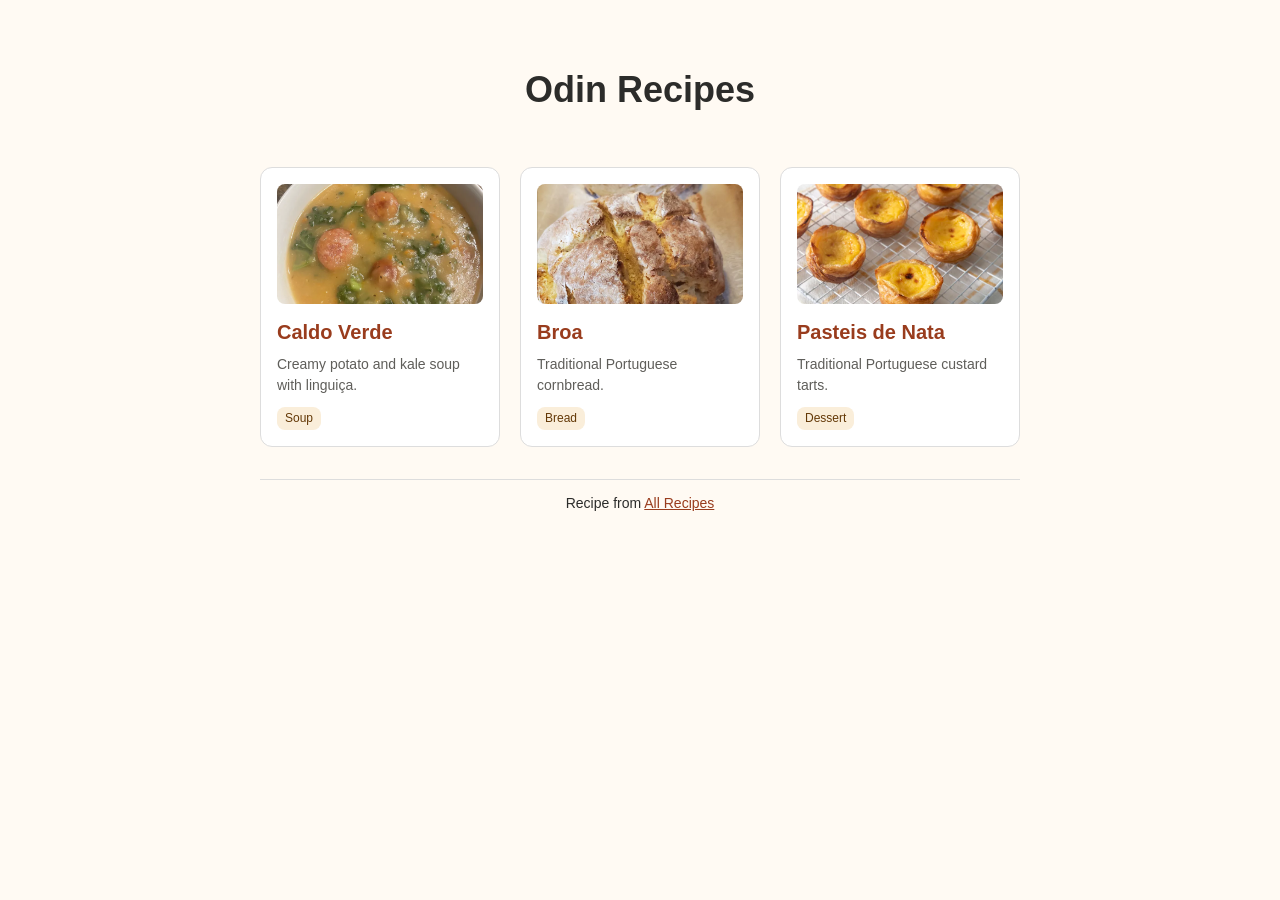
<file: index.html>
<!DOCTYPE html>
<html lang="en">
<head>
    <meta charset="UTF-8">
    <meta name="viewport" content="width=device-width, initial-scale=1.0">
    <link rel="stylesheet" href="styles.css">
    <title>Odin Recipes</title>
</head>
<body>
    <div class="page">

        <div class="hero">
            <h1 class="main-heading">Odin Recipes</h1>
        </div>
        <ul class="cards">
            <li class="card">
                <img class="card-img" src="recipes/images/caldo-verde-img.jpg" alt="Caldo Verde">
                <h2 class="card-title"><a href="recipes/caldo-verde.html">Caldo Verde</a></h2>
                <p class="card-text">Creamy potato and kale soup with linguiça.</p>
                <span class="tag">Soup</span>
            </li>

            <li class="card">
                <img class="card-img" src="recipes/images/broa.jpg" alt="Broa">
                <h2 class="card-title"><a href="recipes/broa.html">Broa</a></h2>
                <p class="card-text">Traditional Portuguese cornbread.</p>
                <span class="tag">Bread</span>
            </li>
            <li class="card">
                <img class="card-img" src="recipes/images/pasteis-de-nata.jpg" alt="Pasteis de Nata">
                <h2 class="card-title"><a href="recipes/pasteis-de-nata.html">Pasteis de Nata</a></h2>
                <p class="card-text">Traditional Portuguese custard tarts.</p>
                <span class="tag">Dessert</span>
            </li>
        </ul>

        <footer class="site-footer">
            <p>Recipe from <a href="https://www.allrecipes.com/" target="_blank">All Recipes</a></p>
        </footer>

    </div>
</body>
</html>
</file>
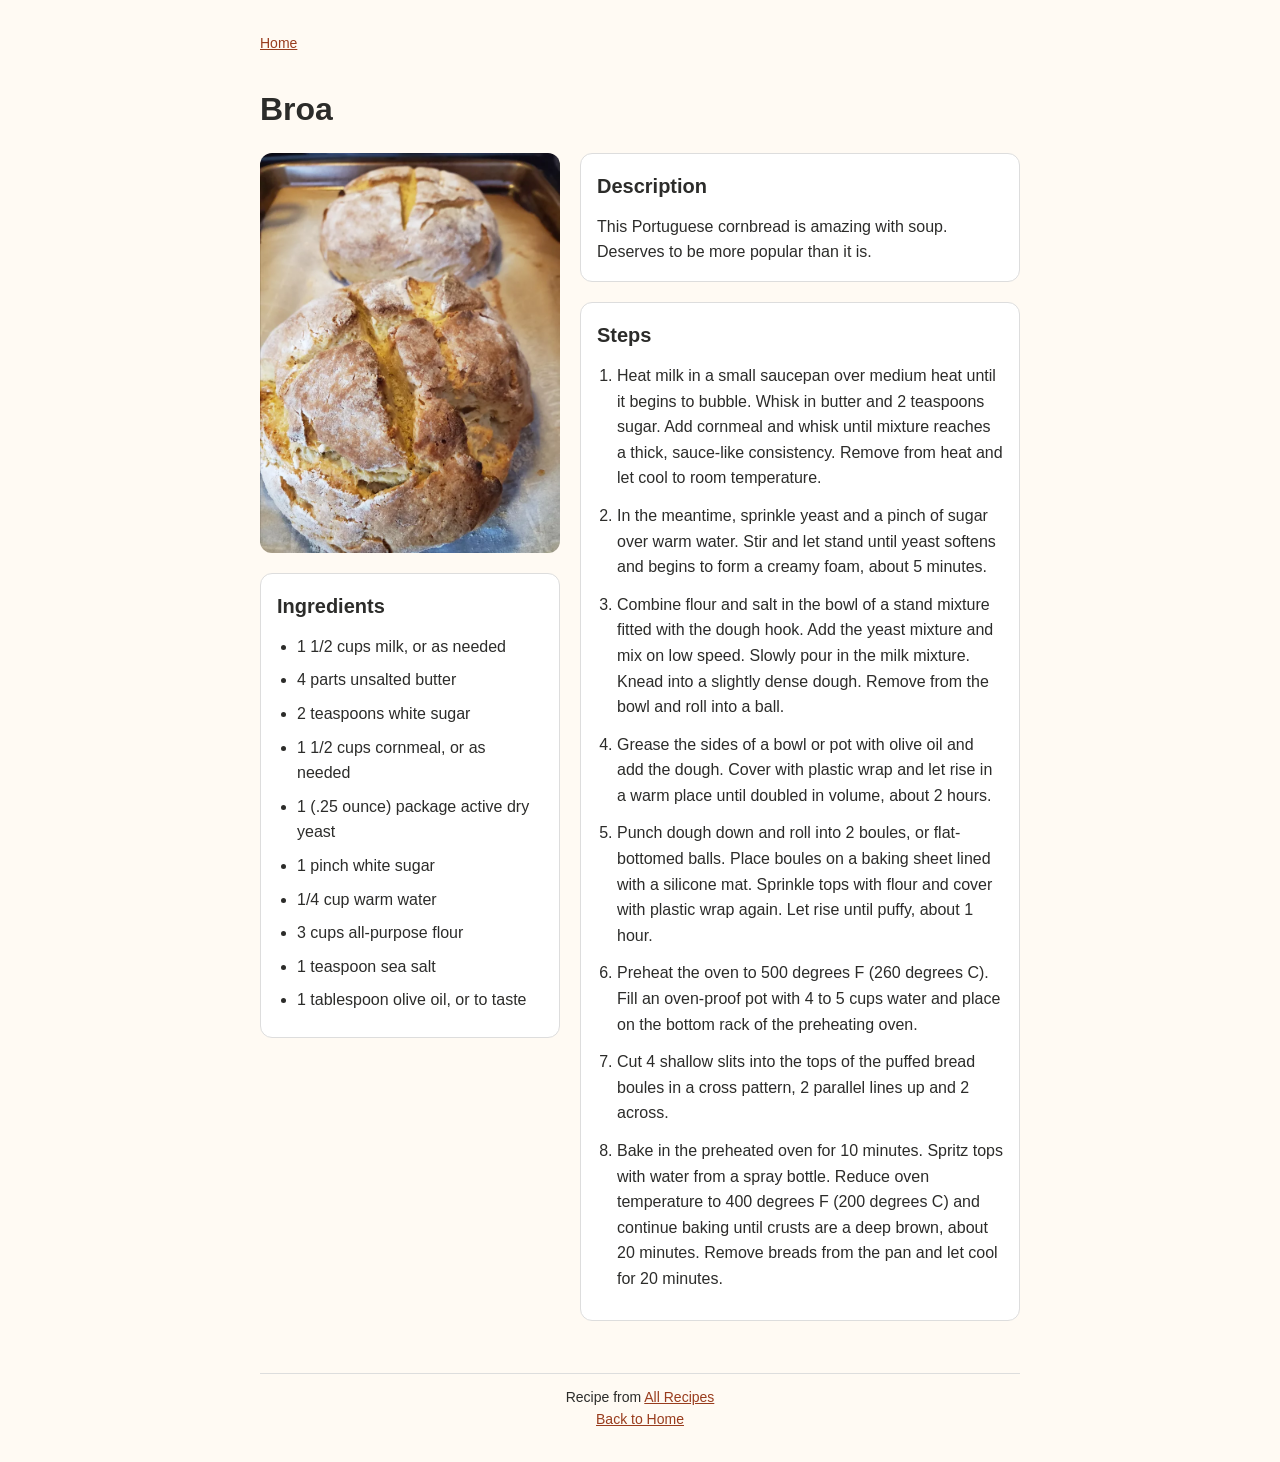
<file: recipes/broa.html>
<!DOCTYPE html>
<html lang="en">
<head>
    <meta charset="UTF-8">
    <meta name="viewport" content="width=device-width, initial-scale=1.0">
    <link rel="stylesheet" href="../styles.css"> 
    <title>Broa Recipe</title>
</head>
<body>
    <div class="page">
        <header class="site-header">
            <a href="../index.html">Home</a>
        </header>

        <h1 class="recipe-title">Broa</h1>

        <div class="recipe-layout">
            <div class="recipe-left">
                <img src="images/broa.jpg" alt="A picture of a completed Broa">
                <div class="section-box">
                    <h3>Ingredients</h3>
                    <ul>
                        <li>1 1/2 cups milk, or as needed</li>
                        <li>4 parts unsalted butter</li>
                        <li>2 teaspoons white sugar</li>
                        <li>1 1/2 cups cornmeal, or as needed</li>
                        <li>1 (.25 ounce) package active dry yeast</li>
                        <li>1 pinch white sugar</li>
                        <li>1/4 cup warm water</li>
                        <li>3 cups all-purpose flour</li>
                        <li>1 teaspoon sea salt</li>
                        <li>1 tablespoon olive oil, or to taste</li>
                    </ul>
                </div>
            </div>

            <div class="recipe-right">
                <div class="section-box">
                    <h2>Description</h2>
                    <p>This Portuguese cornbread is amazing with soup. Deserves to be more popular than it is.</p>
                </div>

                <div class="section-box">
                    <h3>Steps</h3>
                    <ol>
                        <li>Heat milk in a small saucepan over medium heat until it begins to bubble. Whisk in butter and 2 teaspoons sugar. Add cornmeal and whisk until mixture reaches a thick, sauce-like consistency. Remove from heat and let cool to room temperature.</li>
                        <li>In the meantime, sprinkle yeast and a pinch of sugar over warm water. Stir and let stand until yeast softens and begins to form a creamy foam, about 5 minutes.</li>
                        <li>Combine flour and salt in the bowl of a stand mixture fitted with the dough hook. Add the yeast mixture and mix on low speed. Slowly pour in the milk mixture. Knead into a slightly dense dough. Remove from the bowl and roll into a ball.</li>
                        <li>Grease the sides of a bowl or pot with olive oil and add the dough. Cover with plastic wrap and let rise in a warm place until doubled in volume, about 2 hours.</li>
                        <li>Punch dough down and roll into 2 boules, or flat-bottomed balls. Place boules on a baking sheet lined with a silicone mat. Sprinkle tops with flour and cover with plastic wrap again. Let rise until puffy, about 1 hour.</li>
                        <li>Preheat the oven to 500 degrees F (260 degrees C). Fill an oven-proof pot with 4 to 5 cups water and place on the bottom rack of the preheating oven.</li>
                        <li>Cut 4 shallow slits into the tops of the puffed bread boules in a cross pattern, 2 parallel lines up and 2 across.</li>
                        <li>Bake in the preheated oven for 10 minutes. Spritz tops with water from a spray bottle. Reduce oven temperature to 400 degrees F (200 degrees C) and continue baking until crusts are a deep brown, about 20 minutes. Remove breads from the pan and let cool for 20 minutes.</li>
                    </ol>
                </div>
            </div>
        </div>

        <footer class="site-footer">
            <p>Recipe from <a href="https://www.allrecipes.com/recipe/270133/broa-portuguese-cornbread/" target="_blank">All Recipes</a></p>
            <p><a href="../index.html">Back to Home</a></p>
        </footer>
    </div>
</body>
</html>
</file>
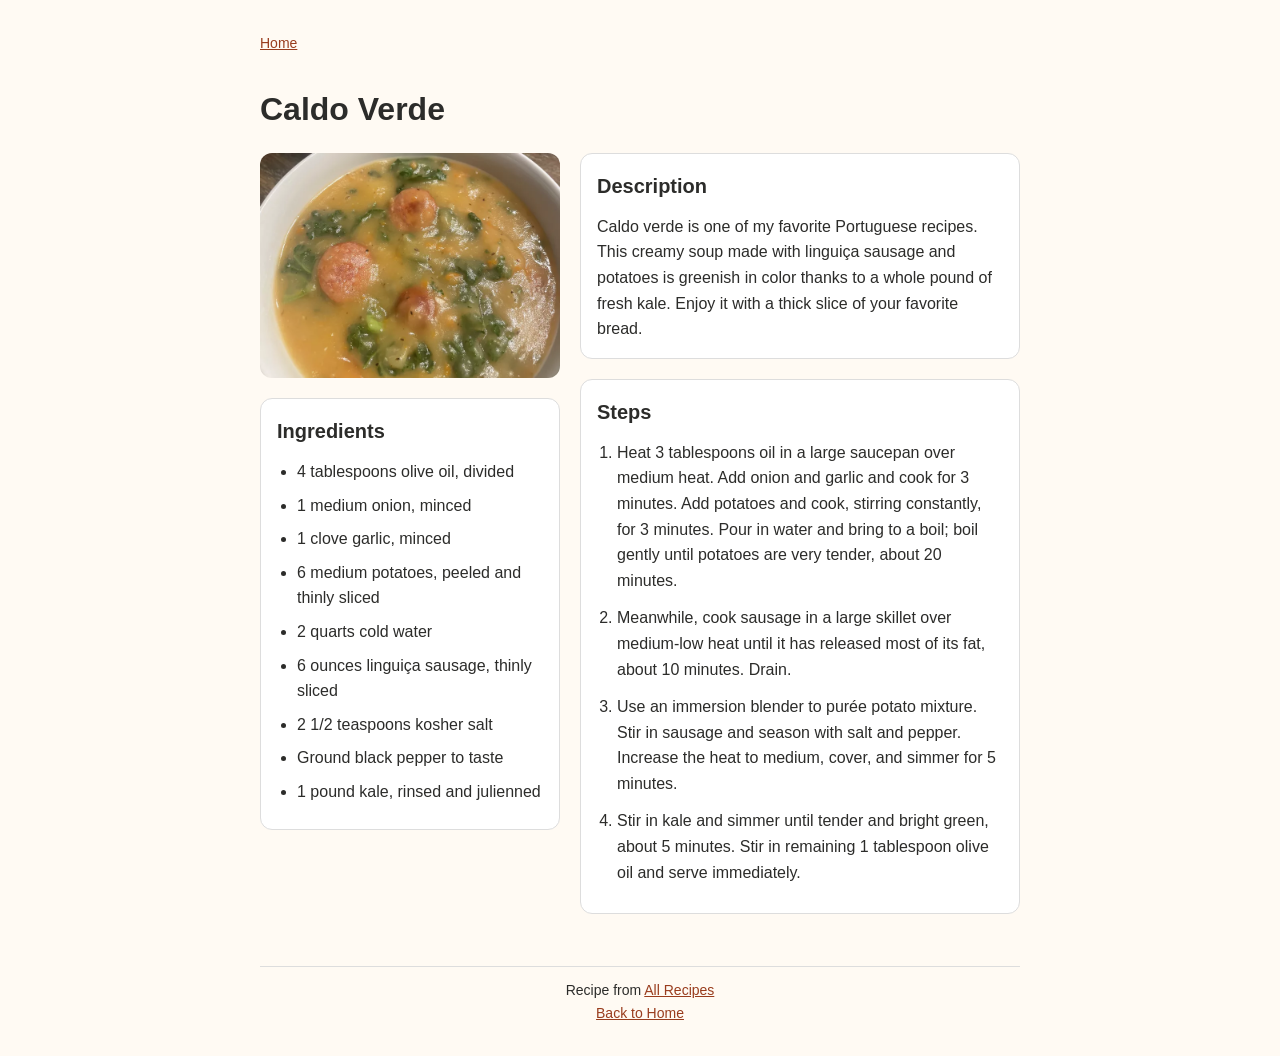
<file: recipes/caldo-verde.html>
<!DOCTYPE html>
<html lang="en">
<head>
    <meta charset="UTF-8">
    <meta name="viewport" content="width=device-width, initial-scale=1.0">
    <link rel="stylesheet" href="../styles.css">
    <title>Caldo Verde Recipe</title>
</head>
<body>
    <div class="page">

        <header class="site-header">
            <a href="../index.html">Home</a>
        </header>

        <h1 class="recipe-title">Caldo Verde</h1>

        <div class="recipe-layout">
            <div class="recipe-left">
                <img src="images/caldo-verde-img.jpg" alt="A picture of a completed Caldo Verde">
                <div class="section-box">
                    <h3>Ingredients</h3>
                    <ul>
                        <li>4 tablespoons olive oil, divided</li>
                        <li>1 medium onion, minced</li>
                        <li>1 clove garlic, minced</li>
                        <li>6 medium potatoes, peeled and thinly sliced</li>
                        <li>2 quarts cold water</li>
                        <li>6 ounces linguiça sausage, thinly sliced</li>
                        <li>2 1/2 teaspoons kosher salt</li>
                        <li>Ground black pepper to taste</li>
                        <li>1 pound kale, rinsed and julienned</li>
                    </ul>
                </div>
            </div>
            <div class="recipe-right">
                <div class="section-box">
                    <h2>Description</h2>
                    <p> Caldo verde is one of my favorite Portuguese recipes. This creamy soup made with linguiça sausage and potatoes is greenish in color thanks to a whole pound of fresh kale. Enjoy it with a thick slice of your favorite bread.</p>
                </div>
                <div class="section-box">
                    <h3>Steps</h3>
                    <ol>
                        <li>Heat 3 tablespoons oil in a large saucepan over medium heat. Add onion and garlic and cook for 3 minutes. Add potatoes and cook, stirring constantly, for 3 minutes. Pour in water and bring to a boil; boil gently until potatoes are very tender, about 20 minutes.</li>
                        <li>Meanwhile, cook sausage in a large skillet over medium-low heat until it has released most of its fat, about 10 minutes. Drain.</li>
                        <li>Use an immersion blender to purée potato mixture. Stir in sausage and season with salt and pepper. Increase the heat to medium, cover, and simmer for 5 minutes.</li>
                        <li>Stir in kale and simmer until tender and bright green, about 5 minutes. Stir in remaining 1 tablespoon olive oil and serve immediately.</li>
                    </ol>
                </div>
            </div>

        </div>

        <footer class="site-footer">
            <p>Recipe from <a href="https://www.allrecipes.com/recipe/25737/caldo-verde-portuguese-green-soup/" target="_blank">All Recipes</a></p>
            <p><a href="../index.html">Back to Home</a></p>
        </footer>

    </div>
</body>
</html>
</file>
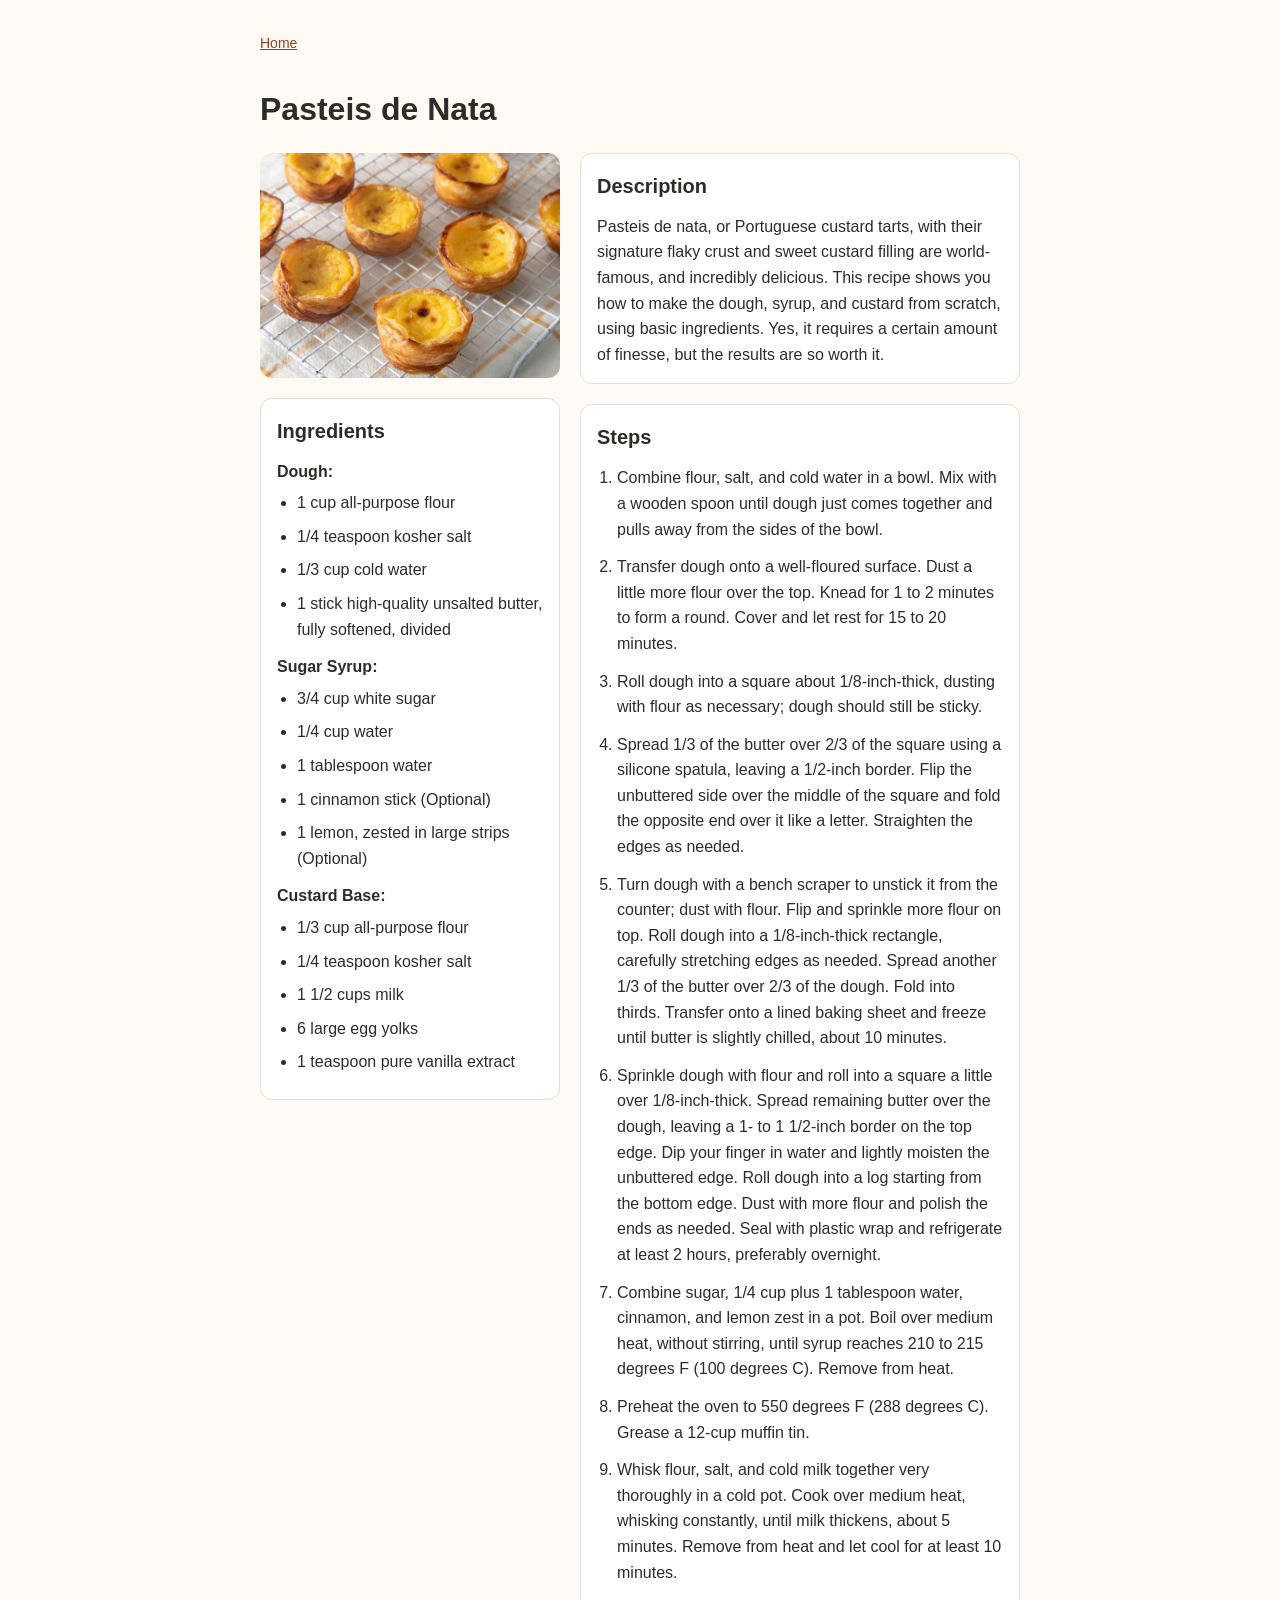
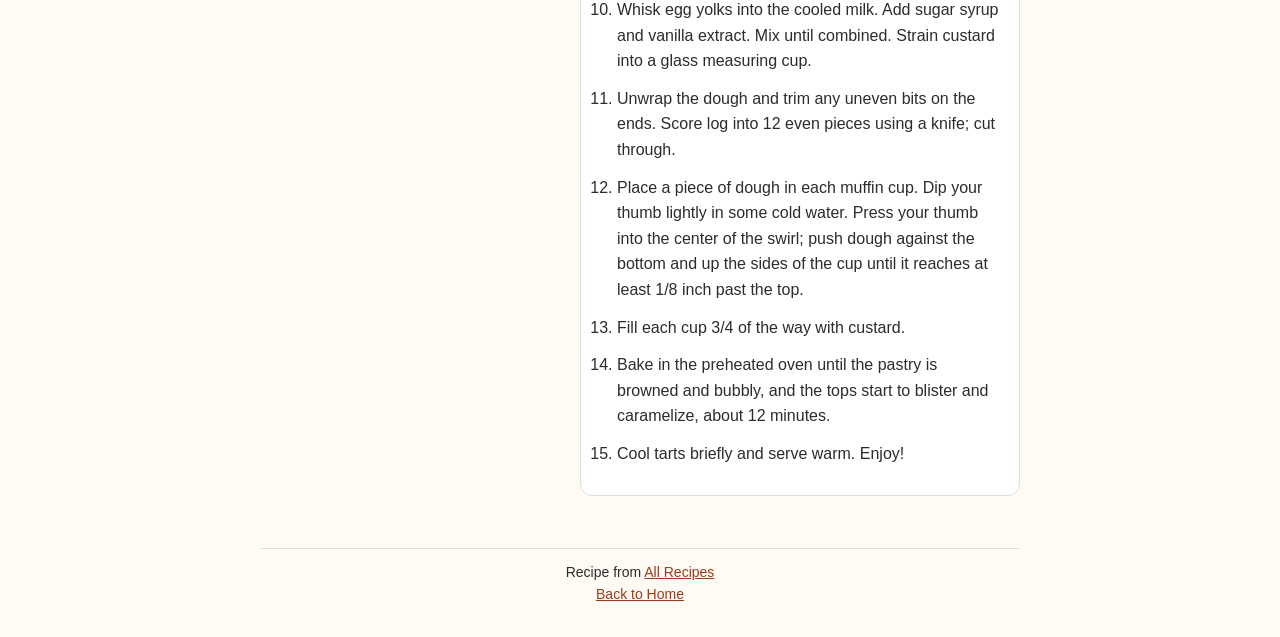
<file: recipes/pasteis-de-nata.html>
<!DOCTYPE html>
<html lang="en">
  <head>
    <meta charset="UTF-8">
    <meta name="viewport" content="width=device-width, initial-scale=1.0">
    <link rel="stylesheet" href="../styles.css">
    <title>Pasteis De Nata Recipe</title>
  </head>
  <body>
    <div class="page">
      <header class="site-header">
        <a href="../index.html">Home</a>
      </header>

      <h1 class="recipe-title">Pasteis de Nata</h1>

      <div class="recipe-layout">
        <div class="recipe-left">
          <img
            src="images/pasteis-de-nata.jpg"
            alt="A picture of a completed Pasteis de Nata"
          />
          <div class="section-box">
            <h3>Ingredients</h3>
            <h4>Dough:</h4>
            <ul>
              <li>1 cup all-purpose flour</li>
              <li>1/4 teaspoon kosher salt</li>
              <li>1/3 cup cold water</li>
              <li>
                1 stick high-quality unsalted butter, fully softened, divided
              </li>
            </ul>

            <h4>Sugar Syrup:</h4>
            <ul>
              <li>3/4 cup white sugar</li>
              <li>1/4 cup water</li>
              <li>1 tablespoon water</li>
              <li>1 cinnamon stick (Optional)</li>
              <li>1 lemon, zested in large strips (Optional)</li>
            </ul>

            <h4>Custard Base:</h4>
            <ul>
              <li>1/3 cup all-purpose flour</li>
              <li>1/4 teaspoon kosher salt</li>
              <li>1 1/2 cups milk</li>
              <li>6 large egg yolks</li>
              <li>1 teaspoon pure vanilla extract</li>
            </ul>
          </div>
        </div>

        <div class="recipe-right">
          <div class="section-box">
            <h2>Description</h2>
            <p>
              Pasteis de nata, or Portuguese custard tarts, with their signature
              flaky crust and sweet custard filling are world-famous, and
              incredibly delicious. This recipe shows you how to make the dough,
              syrup, and custard from scratch, using basic ingredients. Yes, it
              requires a certain amount of finesse, but the results are so worth
              it.
            </p>
          </div>
          <div class="section-box">
            <h3>Steps</h3>
            <ol>
              <li>
                Combine flour, salt, and cold water in a bowl. Mix with a wooden
                spoon until dough just comes together and pulls away from the
                sides of the bowl.
              </li>
              <li>
                Transfer dough onto a well-floured surface. Dust a little more
                flour over the top. Knead for 1 to 2 minutes to form a round.
                Cover and let rest for 15 to 20 minutes.
              </li>
              <li>
                Roll dough into a square about 1/8-inch-thick, dusting with
                flour as necessary; dough should still be sticky.
              </li>
              <li>
                Spread 1/3 of the butter over 2/3 of the square using a silicone
                spatula, leaving a 1/2-inch border. Flip the unbuttered side
                over the middle of the square and fold the opposite end over it
                like a letter. Straighten the edges as needed.
              </li>
              <li>
                Turn dough with a bench scraper to unstick it from the counter;
                dust with flour. Flip and sprinkle more flour on top. Roll dough
                into a 1/8-inch-thick rectangle, carefully stretching edges as
                needed. Spread another 1/3 of the butter over 2/3 of the dough.
                Fold into thirds. Transfer onto a lined baking sheet and freeze
                until butter is slightly chilled, about 10 minutes.
              </li>
              <li>
                Sprinkle dough with flour and roll into a square a little over
                1/8-inch-thick. Spread remaining butter over the dough, leaving
                a 1- to 1 1/2-inch border on the top edge. Dip your finger in
                water and lightly moisten the unbuttered edge. Roll dough into a
                log starting from the bottom edge. Dust with more flour and
                polish the ends as needed. Seal with plastic wrap and
                refrigerate at least 2 hours, preferably overnight.
              </li>
              <li>
                Combine sugar, 1/4 cup plus 1 tablespoon water, cinnamon, and
                lemon zest in a pot. Boil over medium heat, without stirring,
                until syrup reaches 210 to 215 degrees F (100 degrees C). Remove
                from heat.
              </li>
              <li>
                Preheat the oven to 550 degrees F (288 degrees C). Grease a
                12-cup muffin tin.
              </li>
              <li>
                Whisk flour, salt, and cold milk together very thoroughly in a
                cold pot. Cook over medium heat, whisking constantly, until milk
                thickens, about 5 minutes. Remove from heat and let cool for at
                least 10 minutes.
              </li>
              <li>
                Whisk egg yolks into the cooled milk. Add sugar syrup and
                vanilla extract. Mix until combined. Strain custard into a glass
                measuring cup.
              </li>
              <li>
                Unwrap the dough and trim any uneven bits on the ends. Score log
                into 12 even pieces using a knife; cut through.
              </li>
              <li>
                Place a piece of dough in each muffin cup. Dip your thumb
                lightly in some cold water. Press your thumb into the center of
                the swirl; push dough against the bottom and up the sides of the
                cup until it reaches at least 1/8 inch past the top.
              </li>
              <li>Fill each cup 3/4 of the way with custard.</li>
              <li>
                Bake in the preheated oven until the pastry is browned and
                bubbly, and the tops start to blister and caramelize, about 12
                minutes.
              </li>
              <li>Cool tarts briefly and serve warm. Enjoy!</li>
            </ol>
          </div>
        </div>
      </div>

      <footer class="site-footer">
        <p>
          Recipe from
          <a
            href="https://www.allrecipes.com/recipe/269064/portuguese-custard-tarts-pasteis-de-nata/"
            target="_blank"
            >All Recipes</a
          >
        </p>
        <p><a href="../index.html">Back to Home</a></p>
      </footer>
    </div>
  </body>
</html>
</file>
<file: styles.css>
/* Reset some default styles */

*{
   margin: 0;
   box-sizing: border-box;
}

body {
    font-family: Arial, sans-serif;
    font-size: 16px;
    line-height: 1.6;
    color: #2c2c2a;
    background-color: #fffaf3;
}

a {
    color: #993c1d;
}

/* Wrapping the page */

.page{
    max-width: 800px;
    margin: 0 auto;
    padding: 20px;
}

/* Footer */

.site-footer{
    margin-top: 32px;
    padding: 12px;
    font-size: 14px;
    text-align: center;
    border-top: 1px solid #ddd;
}

/* Homepage */

.hero {
    text-align: center;
    padding: 16px;
    margin-top: 32px;
}

.main-heading {
    font-size: 36px;
    line-height: 1.2;
    margin-bottom: 8px;
}

.cards{
    display: flex;
    gap: 20px;
    margin: 32px 0;
    padding: 0;
    list-style: none;
}

.card {
    flex: 1;
    padding: 16px;
    border: 1px solid #ddd;
    border-radius: 12px;
    background: #fff;
}

.card-img{
    display: block;
    width: 100%;
    height: 120px;
    object-fit: cover;
    border-radius: 8px;
    margin-bottom: 12px;
}

.card-title{
    font-size: 20px;
    margin-bottom: 6px;
}

.card-title a{
    text-decoration: none;
}

.card-title a:hover{
    text-decoration: underline;
}

.card-text{
    font-size: 14px;
    line-height: 1.5;
    color: #5f5e5a;
    margin-bottom: 8px;
}

.tag{
    display: inline-block;
    font-size: 12px;
    padding: 2px 8px;
    border-radius: 8px;
    color: #633806;
    background: #faeeda;
}

/* Recipe Pages */

.site-header{
    padding: 12px 0;
    font-size: 14px;
}

.recipe-title{
    font-size: 32px;
    line-height: 1.2;
    margin: 24px 0 8px;
}

.recipe-layout{
    display: flex;
    gap: 20px;
    margin-top: 24px;
}

.recipe-left{
    flex: 0 0 300px;
}

.recipe-left img{
    display: block;
    width: 100%;
    border-radius: 12px;
    margin-bottom: 20px;
}

.recipe-right{
    flex: 1;
}

.section-box{
    padding: 16px;
    border: 1px solid #ddd;
    border-radius: 12px;
    background: #fff;
    margin-bottom: 20px;
}

.section-box h2,.section-box h3{
    font-size: 20px;
    margin-bottom: 12px;
}

.section-box h4{
    font-size: 16px;
    margin: 12px 0 6px;
}

.section-box ul,.section-box ol{
    padding-left: 20px;
}

.section-box li{
    margin-bottom: 8px;
}

.section-box ol li{
    margin-bottom: 12px;
}
</file>
